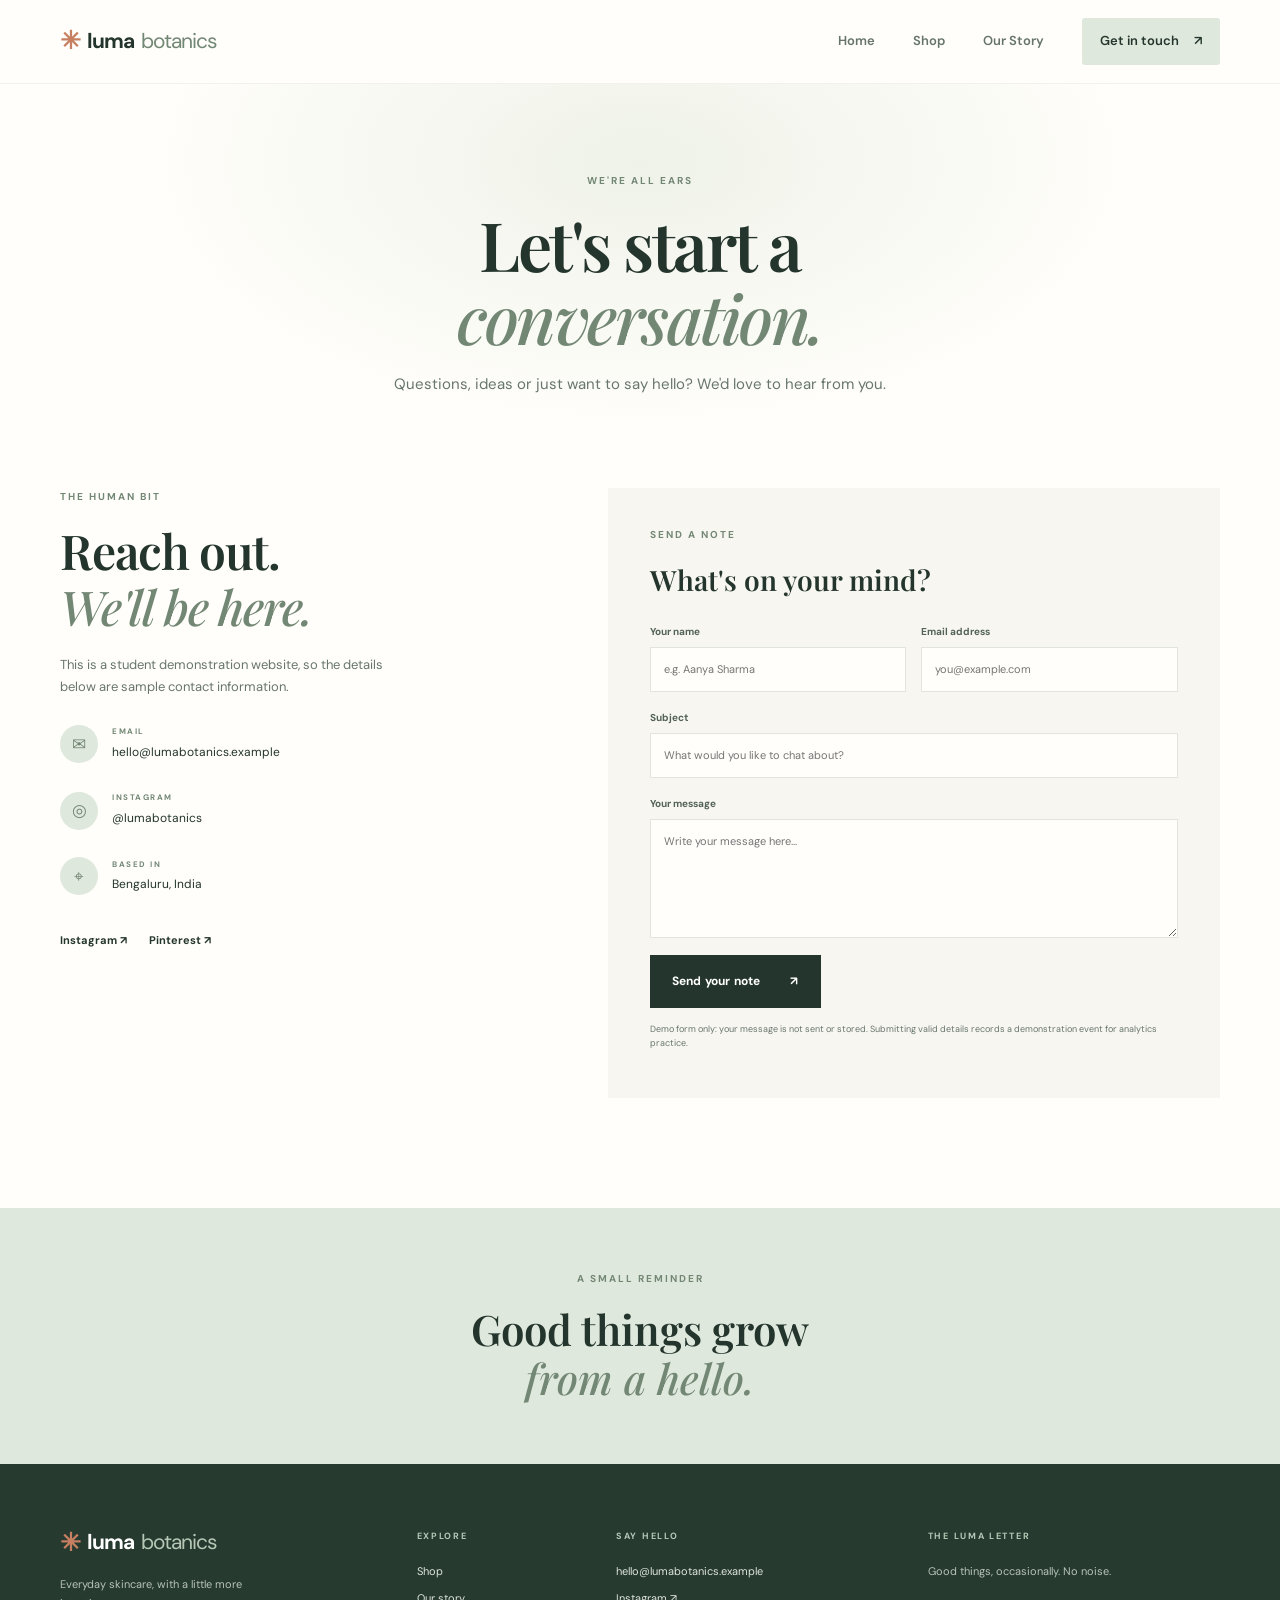
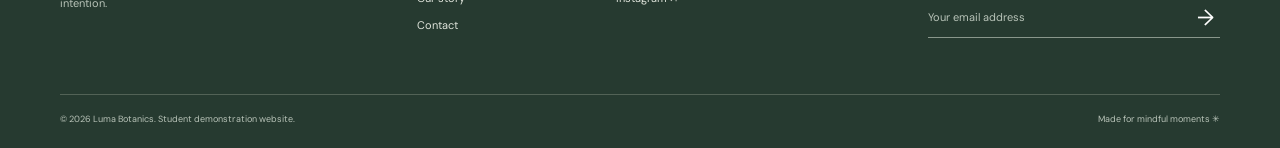
<file: contact.html>
<!DOCTYPE html>
<html lang="en">
<head>
  <meta charset="UTF-8"><meta name="viewport" content="width=device-width, initial-scale=1.0">
  <meta name="description" content="Contact Luma Botanics with a question, collaboration idea or enquiry.">
  <title>Contact | Luma Botanics</title>
  <link rel="preconnect" href="https://fonts.googleapis.com"><link rel="preconnect" href="https://fonts.gstatic.com" crossorigin>
  <link href="https://fonts.googleapis.com/css2?family=DM+Sans:wght@400;500;600;700&family=Playfair+Display:wght@500;600;700&display=swap" rel="stylesheet">
  <link rel="stylesheet" href="style.css">
  <!-- GA4: Replace G-XXXXXXXXXX with your own Measurement ID after creating a GA4 web stream. -->
  <script async src="https://www.googletagmanager.com/gtag/js?id=G-3S5W311MC3"></script>
  <script>window.dataLayer=window.dataLayer||[];function gtag(){dataLayer.push(arguments);}gtag('js',new Date());gtag('config','G-3S5W311MC3');</script>
  <script src="script.js" defer></script>
</head>
<body>
  <a class="skip-link" href="#main">Skip to content</a>
  <header class="site-header"><nav class="nav container" aria-label="Main navigation"><a class="brand" href="index.html"><span class="brand-mark">✳</span> luma<span>botanics</span></a><button class="menu-toggle" aria-label="Open navigation menu" aria-expanded="false">☰</button><div class="nav-links"><a href="index.html">Home</a><a href="products.html">Shop</a><a href="about.html">Our Story</a><a class="nav-cta active" href="contact.html">Get in touch <span>↗</span></a></div></nav></header>
  <main id="main">
    <section class="page-hero container"><p class="eyebrow">WE'RE ALL EARS</p><h1>Let's start a<br><em>conversation.</em></h1><p>Questions, ideas or just want to say hello? We'd love to hear from you.</p></section>
    <section class="contact-layout container">
      <div class="contact-info"><p class="eyebrow">THE HUMAN BIT</p><h2>Reach out.<br><em>We'll be here.</em></h2><p>This is a student demonstration website, so the details below are sample contact information.</p>
        <div class="contact-detail"><span>✉</span><div><small>EMAIL</small><a href="mailto:hello@lumabotanics.example">hello@lumabotanics.example</a></div></div>
        <div class="contact-detail"><span>◎</span><div><small>INSTAGRAM</small><a href="https://instagram.com/" target="_blank" rel="noopener">@lumabotanics</a></div></div>
        <div class="contact-detail"><span>⌖</span><div><small>BASED IN</small><p>Bengaluru, India</p></div></div>
        <div class="contact-social"><a href="https://instagram.com/" target="_blank" rel="noopener">Instagram ↗</a><a href="https://pinterest.com/" target="_blank" rel="noopener">Pinterest ↗</a></div>
      </div>
      <div class="contact-form-wrap"><p class="eyebrow">SEND A NOTE</p><h2>What's on your mind?</h2>
        <form id="contact-form" class="contact-form demo-form" data-form-type="contact">
          <div class="form-row"><div class="field"><label for="name">Your name</label><input id="name" name="name" type="text" placeholder="e.g. Aanya Sharma" required minlength="2"></div><div class="field"><label for="email">Email address</label><input id="email" name="email" type="email" placeholder="you@example.com" required></div></div>
          <div class="field"><label for="subject">Subject</label><input id="subject" name="subject" type="text" placeholder="What would you like to chat about?" required></div>
          <div class="field"><label for="message">Your message</label><textarea id="message" name="message" rows="5" placeholder="Write your message here..." required minlength="10"></textarea></div>
          <button class="button button-dark" type="submit">Send your note <span>↗</span></button>
          <p class="form-disclaimer">Demo form only: your message is not sent or stored. Submitting valid details records a demonstration event for analytics practice.</p>
          <p class="form-feedback" aria-live="polite"></p>
        </form>
      </div>
    </section>
    <section class="contact-bottom"><div class="container"><p class="eyebrow">A SMALL REMINDER</p><h2>Good things grow<br><em>from a hello.</em></h2></div></section>
  </main>
  <footer class="site-footer"><div class="container footer-main"><div><a class="brand brand-light" href="index.html"><span class="brand-mark">✳</span> luma<span>botanics</span></a><p>Everyday skincare, with a little more intention.</p></div><div><h4>EXPLORE</h4><a href="products.html">Shop</a><a href="about.html">Our story</a><a href="contact.html">Contact</a></div><div><h4>SAY HELLO</h4><a href="mailto:hello@lumabotanics.example">hello@lumabotanics.example</a><a href="https://instagram.com/" target="_blank" rel="noopener">Instagram ↗</a></div><div><h4>THE LUMA LETTER</h4><p>Good things, occasionally. No noise.</p><form class="newsletter-form demo-form" data-form-type="newsletter"><label class="sr-only" for="contact-email">Email address</label><input id="contact-email" type="email" placeholder="Your email address" required><button type="submit" aria-label="Submit newsletter form">→</button></form><small class="form-feedback" aria-live="polite"></small></div></div><div class="container footer-bottom"><span>© 2026 Luma Botanics. Student demonstration website.</span><span>Made for mindful moments ✳</span></div></footer>
</body></html>
</file>
<file: style.css>
@import url('https://fonts.googleapis.com/css2?family=DM+Sans:wght@400;500;600;700&family=Playfair+Display:wght@500;600;700&display=swap');
:root{--ink:#24352d;--muted:#68766d;--cream:#f7f6f0;--paper:#fffefa;--sage:#dfe8dc;--sage-dark:#738775;--terra:#c77f62;--line:#e5e7df;--serif:'Playfair Display',Georgia,serif;--sans:'DM Sans',Arial,sans-serif}
*{box-sizing:border-box}html{scroll-behavior:smooth}body{margin:0;background:var(--paper);color:var(--ink);font-family:var(--sans);font-size:15px;line-height:1.7}img{display:block;max-width:100%;width:100%;object-fit:cover}a{color:inherit;text-decoration:none}button,input,textarea{font:inherit}.container{width:min(1160px,calc(100% - 48px));margin-inline:auto}.skip-link{position:absolute;left:-999px;top:10px;background:var(--ink);color:white;padding:10px 16px;z-index:99}.skip-link:focus{left:10px}.sr-only{position:absolute;width:1px;height:1px;padding:0;margin:-1px;overflow:hidden;clip:rect(0,0,0,0);white-space:nowrap;border:0}
.site-header{height:84px;background:rgba(255,254,250,.94);border-bottom:1px solid rgba(36,53,45,.06);position:sticky;top:0;z-index:20;backdrop-filter:blur(14px)}.nav{height:100%;display:flex;align-items:center;justify-content:space-between}.brand{font-size:21px;font-weight:700;letter-spacing:-1px;display:inline-flex;align-items:center;gap:7px}.brand>span:last-child{font-weight:400;color:var(--sage-dark)}.brand-mark{font-size:25px;color:var(--terra)}.nav-links{display:flex;align-items:center;gap:38px;font-size:13px;font-weight:600}.nav-links>a:not(.nav-cta){color:#66746b;transition:color .2s}.nav-links>a:hover,.nav-links>a.active{color:var(--ink)}.nav-cta{padding:12px 18px;background:var(--sage);border-radius:3px}.nav-cta span{margin-left:12px}.menu-toggle{display:none;border:0;background:none;font-size:24px;color:var(--ink);cursor:pointer}
.hero{display:grid;grid-template-columns:1fr 1fr;gap:7%;align-items:center;padding-top:66px;padding-bottom:76px;min-height:620px}.eyebrow{font-size:10px;letter-spacing:2px;font-weight:700;color:var(--sage-dark);margin:0 0 18px}.eyebrow span{display:inline-block;width:25px;height:1px;background:var(--terra);vertical-align:middle;margin-right:8px}.hero h1,.page-hero h1{font:600 clamp(48px,6vw,76px)/1.08 var(--serif);letter-spacing:-2.5px;margin:0 0 22px}.hero h1 em,.page-hero h1 em,.feature-copy h2 em,.story-copy h2 em,.mission-section h2 em,.contact-info h2 em,.contact-bottom h2 em{color:var(--sage-dark);font-weight:500}.hero-text{max-width:430px;color:var(--muted);font-size:16px;line-height:1.9}.hero-actions{display:flex;align-items:center;gap:28px;margin-top:32px}.button{display:inline-flex;align-items:center;gap:30px;padding:15px 21px;border:1px solid transparent;font-size:12px;font-weight:700;letter-spacing:.2px;cursor:pointer;transition:transform .2s,background .2s}.button:hover{transform:translateY(-3px)}.button-dark{background:var(--ink);color:white}.button-dark:hover{background:#3b5547}.button-outline{border-color:#a9b5a9;color:var(--ink)}.text-link{font-size:12px;font-weight:700;border-bottom:1px solid #b7c0b5;padding-bottom:5px}.text-link span{margin-left:8px}.hero-note{display:flex;align-items:center;gap:13px;margin-top:58px;color:var(--muted);font-size:11px;line-height:1.6}.hero-note strong{color:var(--ink);font-size:12px}.note-icon{width:35px;height:35px;border-radius:50%;display:grid;place-items:center;background:var(--sage);color:var(--sage-dark);font-size:19px}.hero-visual{height:490px;position:relative;padding:0 28px 28px 0}.hero-visual:before{content:"";position:absolute;right:0;bottom:0;width:75%;height:80%;background:var(--sage);z-index:-1}.hero-visual>img{height:100%;object-position:center 55%}.image-stamp{position:absolute;left:-25px;top:28px;background:var(--terra);color:#fff9f1;width:94px;height:94px;border-radius:50%;display:flex;align-items:center;justify-content:center;gap:4px;font-size:10px;line-height:1.2;letter-spacing:1px;text-align:center;transform:rotate(-12deg)}.image-stamp b{font-size:24px}.hero-caption{position:absolute;bottom:9px;right:42px;font-size:8px;letter-spacing:2px;color:var(--ink);font-weight:700}
.trust-strip{background:var(--cream);padding:20px 0}.trust-items{display:flex;justify-content:space-between;gap:18px;flex-wrap:wrap;color:#6d7b70;font-size:10px;font-weight:600;letter-spacing:.5px}.section{padding-top:100px;padding-bottom:105px}.section-heading{display:flex;justify-content:space-between;align-items:end;margin-bottom:35px}.section-heading h2,.feature-copy h2,.story-copy h2,.mission-section h2,.contact-info h2{font:600 clamp(34px,4vw,48px)/1.15 var(--serif);letter-spacing:-1.2px;margin:0}.section-heading .eyebrow{margin-bottom:12px}.product-grid{display:grid;grid-template-columns:repeat(3,1fr);gap:28px}.product-card{min-width:0}.product-image{height:320px;display:block;position:relative;overflow:hidden;background:var(--cream)}.product-image img{height:100%;transition:transform .6s}.product-image:hover img{transform:scale(1.05)}.product-tag{position:absolute;top:15px;left:15px;background:var(--paper);padding:7px 10px;font-size:8px;letter-spacing:1px;font-weight:700}.product-meta{display:flex;justify-content:space-between;gap:12px;padding:17px 0 10px}.product-meta h3{font:600 19px var(--serif);margin:0 0 3px}.product-meta p{font-size:11px;color:var(--muted);margin:0}.product-meta strong{font-size:13px;white-space:nowrap}.quick-add{display:flex;justify-content:space-between;width:100%;padding:11px 0;border:0;border-top:1px solid var(--line);background:none;text-align:left;color:var(--ink);font-size:11px;font-weight:700;cursor:pointer;transition:color .2s}.quick-add:hover,.quick-add.clicked{color:var(--terra)}.feature-band{background:var(--cream);padding:90px 0}.feature-layout{display:grid;grid-template-columns:1fr 1fr;gap:9%;align-items:center}.feature-image{height:430px}.feature-image img{height:100%}.feature-copy h2{margin-bottom:22px}.feature-copy>p:not(.eyebrow){color:var(--muted);max-width:440px;line-height:1.9;margin-bottom:28px}.quote-section{text-align:center;padding-top:92px;padding-bottom:100px}.quote-section blockquote{font:500 clamp(26px,4vw,42px)/1.35 var(--serif);max-width:780px;margin:0 auto 20px}.quote-credit{font-size:9px;letter-spacing:2px;color:var(--sage-dark);font-weight:700}
.site-footer{background:#263a30;color:#f5f4ed;padding:58px 0 20px}.footer-main{display:grid;grid-template-columns:1.4fr .7fr 1.2fr 1.3fr;gap:42px;padding-bottom:48px}.brand-light{color:#fff}.brand-light>span:last-child{color:#b7c8b7}.footer-main>div>p{color:#b8c3b8;font-size:11px;max-width:230px}.footer-main h4{font-size:9px;letter-spacing:1.7px;margin:7px 0 18px;color:#b7c8b7}.footer-main>div>a:not(.brand){display:block;color:#e0e5dc;font-size:11px;margin:8px 0}.newsletter-form{display:flex;border-bottom:1px solid #89968b;margin-top:17px}.newsletter-form input{min-width:0;width:100%;background:none;border:0;outline:0;padding:10px 0;color:white;font-size:11px}.newsletter-form input::placeholder{color:#b8c3b8}.newsletter-form button{border:0;background:none;color:white;font-size:22px;cursor:pointer}.form-feedback{display:block;color:#d5e4d3;font-size:10px;margin-top:8px;line-height:1.5}.footer-bottom{border-top:1px solid #526256;padding-top:17px;display:flex;justify-content:space-between;color:#b8c3b8;font-size:9px}
.page-hero{text-align:center;padding-top:88px;padding-bottom:76px;background:radial-gradient(ellipse at 50% 20%,#eff2e9 0%,transparent 60%)}.page-hero h1{font-size:clamp(46px,6vw,68px);margin-bottom:18px}.page-hero>p:last-child{color:var(--muted);max-width:520px;margin:0 auto}.shop-section{padding-bottom:100px}.shop-toolbar{display:flex;justify-content:space-between;align-items:center;margin-bottom:30px;padding-bottom:16px;border-bottom:1px solid var(--line)}.shop-toolbar p{margin:0;font-size:11px;color:var(--muted)}.shop-toolbar p strong{color:var(--ink)}.filter-group{display:flex;gap:7px}.filter-button{border:1px solid var(--line);background:transparent;padding:8px 14px;font-size:10px;color:var(--muted);cursor:pointer;border-radius:20px}.filter-button.active,.filter-button:hover{background:var(--ink);border-color:var(--ink);color:white}.shop-grid{row-gap:48px}.shop-grid .product-image{height:300px}.demo-note{display:flex;gap:15px;align-items:center;background:var(--cream);padding:17px 20px;margin-top:55px;color:var(--muted);font-size:11px}.demo-note>span{font-size:24px;color:var(--terra)}.demo-note p{margin:0}.demo-note strong{color:var(--ink)}
.story-section{display:grid;grid-template-columns:1fr 1fr;gap:9%;align-items:center;padding-bottom:110px}.story-image{height:520px}.story-image img{height:100%}.story-copy h2{margin-bottom:24px}.story-copy p:not(.eyebrow){color:var(--muted);font-size:13px;line-height:1.95}.story-copy strong{color:var(--ink)}.values-section{background:var(--cream);padding:80px 0 90px}.values-grid{display:grid;grid-template-columns:repeat(3,1fr);gap:45px;margin-top:35px}.values-grid article{border-top:1px solid #cbd4c8;padding-top:18px}.values-grid article>span{font-size:10px;color:var(--terra);letter-spacing:1px}.values-grid h3{font:600 22px var(--serif);margin:15px 0 8px}.values-grid p{font-size:12px;color:var(--muted);max-width:290px}.mission-section{display:grid;grid-template-columns:1fr 1fr;gap:10%;align-items:center;padding-top:100px;padding-bottom:95px}.mission-section h2{font-size:43px}.mission-section>div:last-child p{color:var(--muted);font-size:13px;line-height:1.9}.mission-section .button{margin-top:14px}
.contact-layout{display:grid;grid-template-columns:.8fr 1.2fr;gap:12%;padding-top:15px;padding-bottom:110px}.contact-info h2{margin-bottom:20px}.contact-info>p:not(.eyebrow){color:var(--muted);font-size:13px;max-width:330px}.contact-detail{display:flex;gap:14px;align-items:center;margin-top:27px}.contact-detail>span{width:38px;height:38px;background:var(--sage);display:grid;place-items:center;border-radius:50%;color:var(--sage-dark);font-size:17px}.contact-detail small{display:block;font-size:8px;letter-spacing:1.5px;color:var(--sage-dark);font-weight:700}.contact-detail a,.contact-detail p{font-size:12px;margin:2px 0 0}.contact-social{display:flex;gap:22px;margin-top:36px;font-size:11px;font-weight:700}.contact-form-wrap{background:var(--cream);padding:38px 42px}.contact-form-wrap h2{font:600 28px var(--serif);margin:0 0 25px}.contact-form .field{display:flex;flex-direction:column;gap:7px;margin-bottom:17px;flex:1}.contact-form label{font-size:10px;font-weight:700;color:#526257}.contact-form input,.contact-form textarea{width:100%;background:var(--paper);border:1px solid #e2e5dc;padding:12px 13px;font-size:11px;outline:0;color:var(--ink);resize:vertical}.contact-form input:focus,.contact-form textarea:focus{border-color:var(--sage-dark);box-shadow:0 0 0 2px rgba(115,135,117,.12)}.form-row{display:flex;gap:15px}.form-disclaimer{font-size:9px;color:var(--muted);line-height:1.6;margin:14px 0 0}.contact-bottom{background:var(--sage);padding:62px 0;text-align:center}.contact-bottom h2{font:600 42px/1.15 var(--serif);margin:0}
[hidden]{display:none!important}
@media(max-width:850px){.nav-links{gap:20px}.hero{gap:4%;min-height:540px}.hero-visual{height:410px}.product-image{height:260px}.footer-main{grid-template-columns:1fr 1fr;gap:35px}.story-section{gap:6%}.contact-layout{gap:6%}}
@media(max-width:650px){.container{width:min(100% - 36px,520px)}.site-header{height:70px}.menu-toggle{display:block}.nav-links{display:none;position:absolute;top:69px;left:0;right:0;background:var(--paper);padding:20px 24px 25px;box-shadow:0 14px 20px rgba(30,45,35,.08);flex-direction:column;align-items:stretch;gap:17px}.nav-links.open{display:flex}.nav-cta{display:inline-block;text-align:center}.hero{grid-template-columns:1fr;padding-top:52px;padding-bottom:55px;gap:40px}.hero h1{font-size:54px}.hero-visual{height:380px;margin-left:18px}.hero-note{margin-top:35px}.trust-items{justify-content:center;gap:12px 22px}.section{padding-top:65px;padding-bottom:70px}.section-heading{align-items:start;gap:20px;flex-direction:column}.product-grid{grid-template-columns:1fr 1fr;gap:28px 15px}.product-image{height:230px}.product-meta{display:block}.product-meta strong{display:block;margin-top:7px}.product-meta h3{font-size:17px}.feature-band{padding:60px 0}.feature-layout,.story-section,.mission-section,.contact-layout{grid-template-columns:1fr;gap:35px}.feature-image{height:330px}.feature-copy h2{font-size:39px}.quote-section{padding:65px 0}.footer-main{grid-template-columns:1fr 1fr;gap:28px 20px}.footer-bottom{gap:10px;flex-direction:column}.page-hero{padding-top:62px;padding-bottom:50px}.page-hero h1{font-size:48px}.shop-toolbar{align-items:flex-start;flex-direction:column;gap:16px}.filter-group{flex-wrap:wrap}.shop-grid .product-image{height:220px}.story-section{padding-bottom:65px}.story-image{height:370px}.values-section{padding:60px 0}.values-grid{grid-template-columns:1fr;gap:22px}.mission-section{padding-top:65px;padding-bottom:65px}.mission-section h2{font-size:38px}.contact-layout{padding-bottom:65px}.contact-form-wrap{padding:27px 20px}.form-row{display:block}.contact-bottom h2{font-size:36px}}
@media(max-width:390px){.product-grid{grid-template-columns:1fr}.product-image,.shop-grid .product-image{height:300px}.hero h1{font-size:47px}.footer-main{grid-template-columns:1fr}}
</file>
